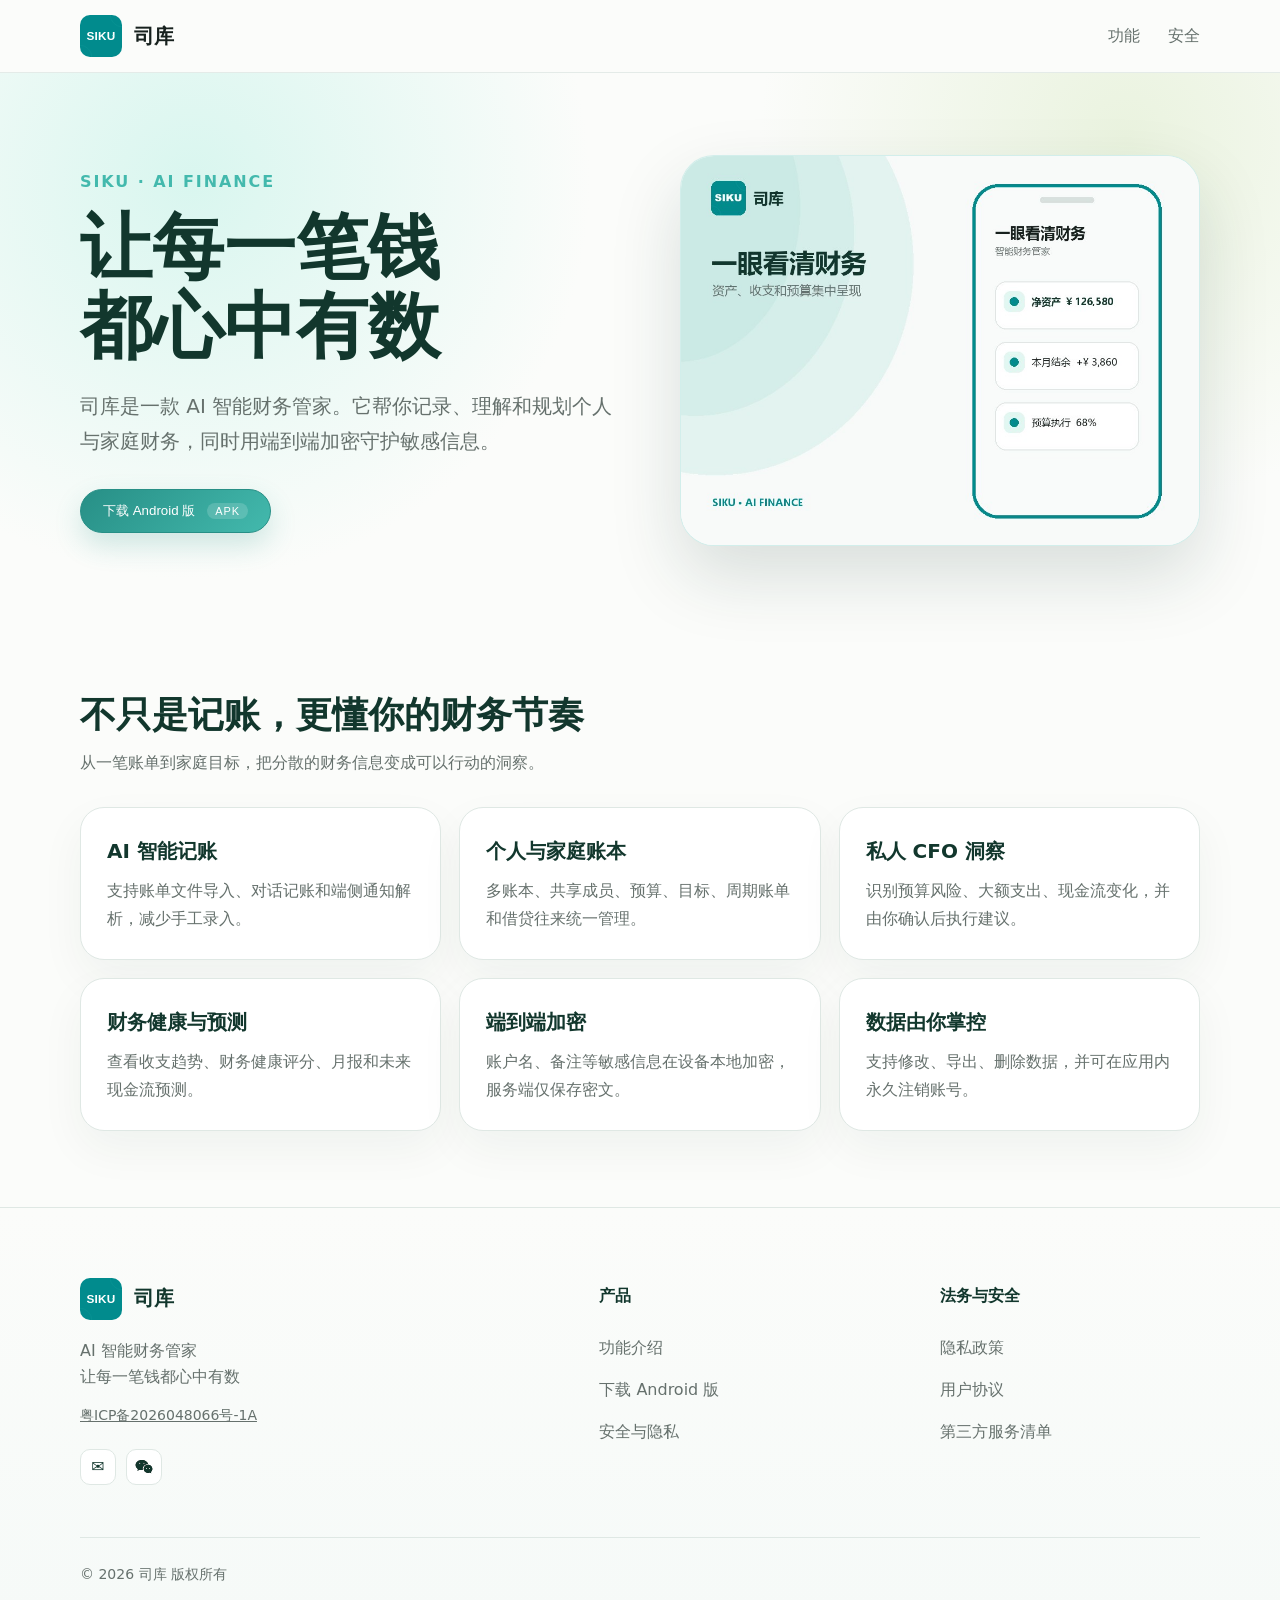
<file: index.html>
<!doctype html>
<html lang="zh-CN">
<head>
  <meta charset="utf-8">
  <meta name="viewport" content="width=device-width,initial-scale=1">
  <title>司库｜AI 智能财务管家</title>
  <meta name="description" content="司库是面向个人与家庭的 AI 智能财务管家，支持智能记账、共享账本、预算、洞察与端到端加密。">
  <meta name="keywords" content="司库,AI记账,智能记账,财务管家,家庭账本,预算管理,端到端加密">
  <meta name="robots" content="index,follow,max-image-preview:large">
  <meta name="theme-color" content="#35b9aa">
  <link rel="canonical" href="https://www.equitick.top/">
  <link rel="icon" href="/assets/logo.svg">
  <link rel="manifest" href="/manifest.webmanifest">
  <meta property="og:type" content="website">
  <meta property="og:locale" content="zh_CN">
  <meta property="og:site_name" content="司库">
  <meta property="og:title" content="司库｜AI 智能财务管家">
  <meta property="og:description" content="记录、理解和规划个人与家庭财务，让每一笔钱都心中有数。">
  <meta property="og:url" content="https://www.equitick.top/">
  <meta property="og:image" content="https://www.equitick.top/assets/siku-demo-poster.jpg">
  <meta property="og:image:width" content="960">
  <meta property="og:image:height" content="720">
  <meta property="og:image:alt" content="司库 AI 智能财务管家功能预览">
  <meta name="twitter:card" content="summary_large_image">
  <meta name="twitter:title" content="司库｜AI 智能财务管家">
  <meta name="twitter:description" content="记录、理解和规划个人与家庭财务，让每一笔钱都心中有数。">
  <meta name="twitter:image" content="https://www.equitick.top/assets/siku-demo-poster.jpg">
  <link rel="stylesheet" href="/assets/styles.css?v=20260823-5">
  <script type="application/ld+json">
  {
    "@context": "https://schema.org",
    "@graph": [
      {
        "@type": "WebSite",
        "@id": "https://www.equitick.top/#website",
        "url": "https://www.equitick.top/",
        "name": "司库",
        "description": "面向个人与家庭的 AI 智能财务管家",
        "inLanguage": "zh-CN"
      },
      {
        "@type": "SoftwareApplication",
        "@id": "https://www.equitick.top/#app",
        "name": "司库",
        "alternateName": "Siku",
        "applicationCategory": "FinanceApplication",
        "operatingSystem": "Android",
        "description": "支持智能记账、共享账本、预算管理、财务洞察与端到端加密的 AI 智能财务管家。",
        "url": "https://www.equitick.top/",
        "downloadUrl": "https://finance.equitick.top/api/app/download",
        "image": "https://www.equitick.top/assets/logo.svg",
        "offers": {
          "@type": "Offer",
          "price": "0",
          "priceCurrency": "CNY"
        }
      }
    ]
  }
  </script>
</head>
<body>
<nav class="nav"><div class="wrap"><a class="brand" href="/"><img src="/assets/logo.svg" alt="司库 Logo">司库</a><div class="links"><a href="#features">功能</a><a href="/privacy/">安全</a></div></div></nav>
<main>
  <section class="hero"><div class="wrap hero-grid">
    <div><div class="eyebrow">SIKU · AI FINANCE</div><h1>让每一笔钱<br>都心中有数</h1><p>司库是一款 AI 智能财务管家。它帮你记录、理解和规划个人与家庭财务，同时用端到端加密守护敏感信息。</p><div class="actions"><button class="button primary download-open" type="button"><span>下载 Android 版</span><small>APK</small></button></div></div>
    <div class="hero-media"><video autoplay muted loop playsinline webkit-playsinline preload="auto" poster="/assets/siku-demo-poster.jpg?v=20260823-2" aria-label="司库功能演示"><source src="/assets/siku-demo.mp4?v=20260823-2" type="video/mp4"></video></div>
  </div></section>
  <section class="section" id="features"><div class="wrap"><h2>不只是记账，更懂你的财务节奏</h2><p class="lead">从一笔账单到家庭目标，把分散的财务信息变成可以行动的洞察。</p><div class="cards"><article class="card"><b>AI 智能记账</b><p>支持账单文件导入、对话记账和端侧通知解析，减少手工录入。</p></article><article class="card"><b>个人与家庭账本</b><p>多账本、共享成员、预算、目标、周期账单和借贷往来统一管理。</p></article><article class="card"><b>私人 CFO 洞察</b><p>识别预算风险、大额支出、现金流变化，并由你确认后执行建议。</p></article><article class="card"><b>财务健康与预测</b><p>查看收支趋势、财务健康评分、月报和未来现金流预测。</p></article><article class="card"><b>端到端加密</b><p>账户名、备注等敏感信息在设备本地加密，服务端仅保存密文。</p></article><article class="card"><b>数据由你掌控</b><p>支持修改、导出、删除数据，并可在应用内永久注销账号。</p></article></div></div></section>
</main>
<footer class="site-footer"><div class="wrap"><div class="footer-columns"><section class="footer-identity"><a class="brand" href="/"><img src="/assets/logo.svg" alt="司库 Logo">司库</a><p>AI 智能财务管家<br>让每一笔钱都心中有数</p><a class="record-link" href="https://beian.miit.gov.cn/" rel="noopener">粤ICP备2026048066号-1A</a><div class="contact-links"><a class="contact-icon" href="mailto:120237541@qq.com" aria-label="发送邮件" title="邮箱">✉</a><div class="wechat-contact"><button class="contact-icon wechat-toggle" type="button" aria-label="微信" aria-expanded="false">◉</button><div class="wechat-popover" role="dialog" aria-label="司库微信二维码"><img src="/assets/wechat-qr.png" alt="司库微信二维码"><span>扫码添加微信</span></div></div></div></section><section class="footer-column"><h3>产品</h3><a href="/#features">功能介绍</a><a href="https://finance.equitick.top/api/app/download">下载 Android 版</a><a href="/privacy/">安全与隐私</a></section><section class="footer-column"><h3>法务与安全</h3><a href="/privacy/">隐私政策</a><a href="/terms/">用户协议</a><a href="/sdk/">第三方服务清单</a></section></div><div class="footer-bottom">© 2026 司库 版权所有</div></div></footer>
<div class="modal" id="download-modal" aria-hidden="true"><div class="modal-backdrop" data-close></div><section class="download-dialog" role="dialog" aria-modal="true" aria-labelledby="download-title"><button class="modal-close" type="button" data-close aria-label="关闭">×</button><img class="dialog-logo" src="/assets/logo.svg" alt="司库 Logo"><h2 id="download-title">下载司库 Android 版</h2><p>手机扫描二维码，或点击下方按钮直接下载最新版 APK。</p><img class="download-qr" src="/assets/download-qr.png" alt="司库 APK 下载二维码"><a class="button primary direct-download" href="https://finance.equitick.top/api/app/download">直接下载 APK</a><small>安装时如系统提示“未知来源”，请根据手机指引授权浏览器安装。</small></section></div>
<script src="/assets/site.js?v=20260823-4" defer></script>
</body>
</html>
</file>
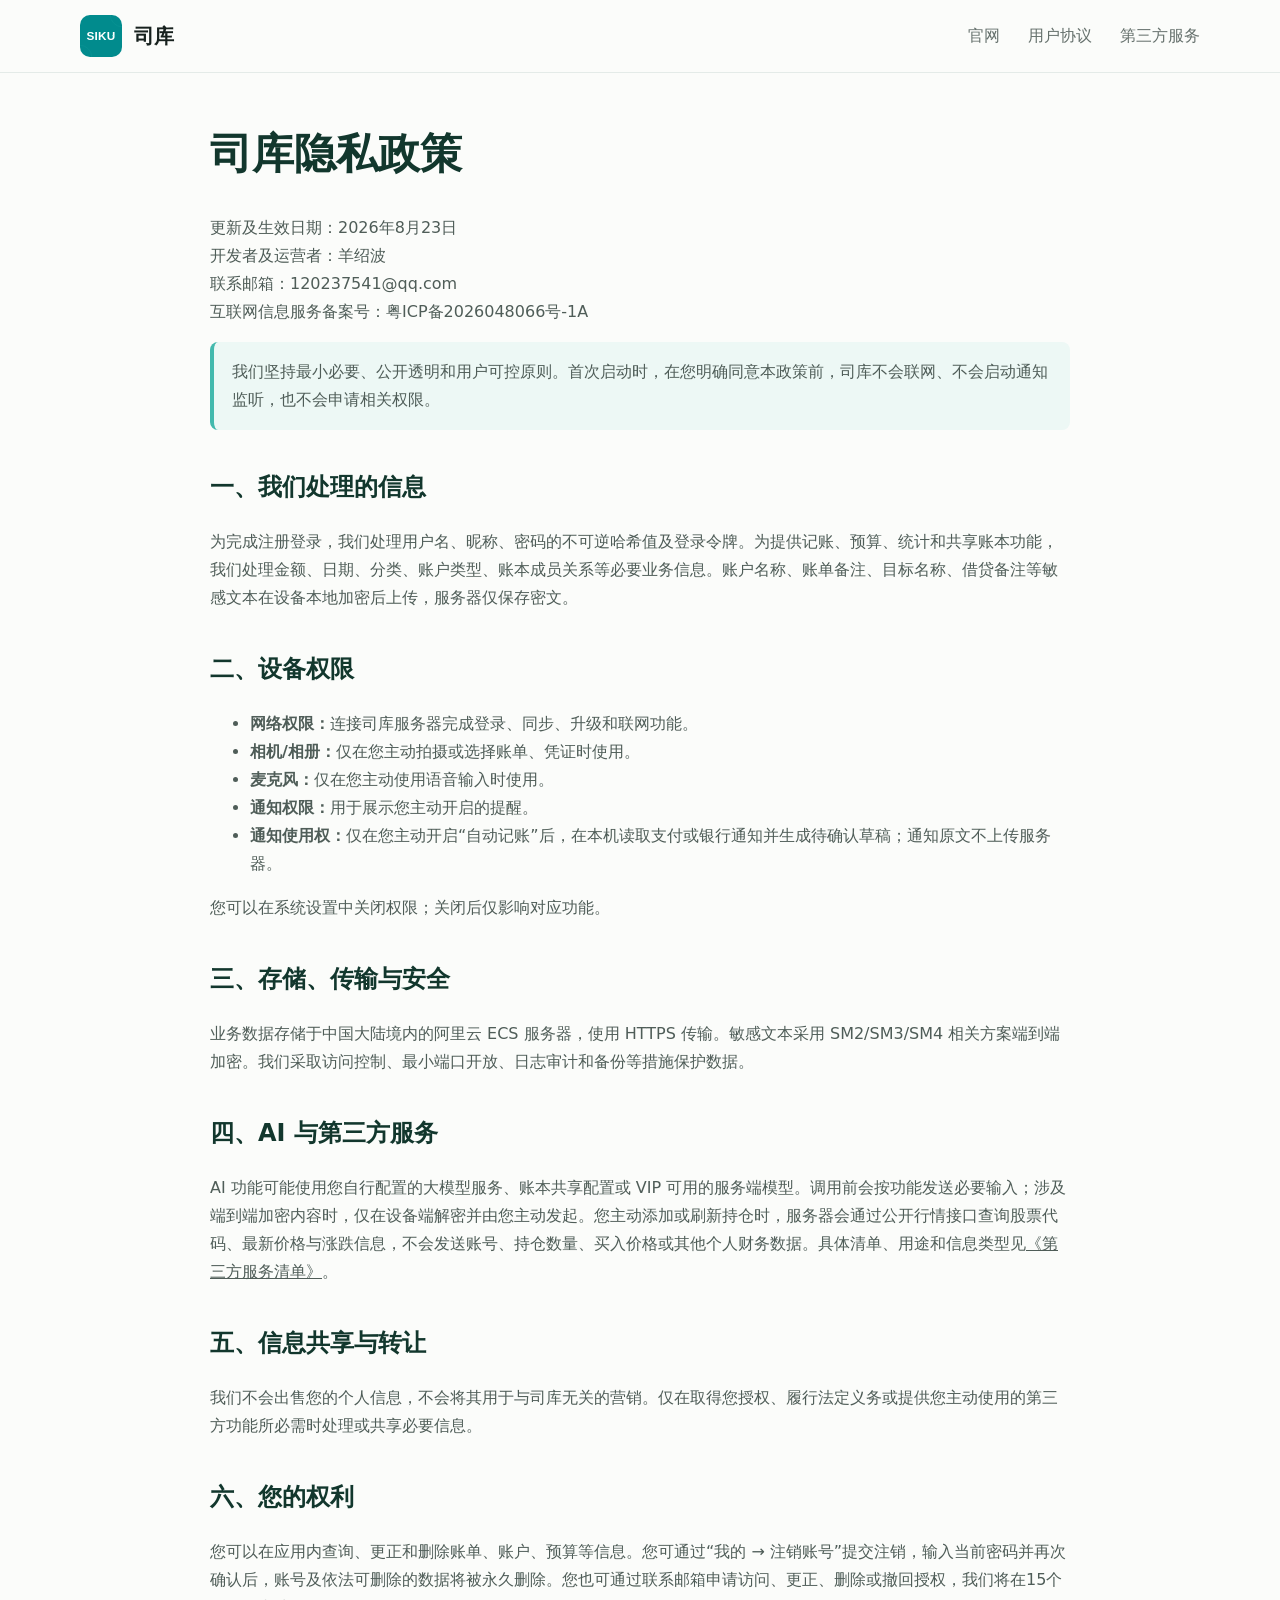
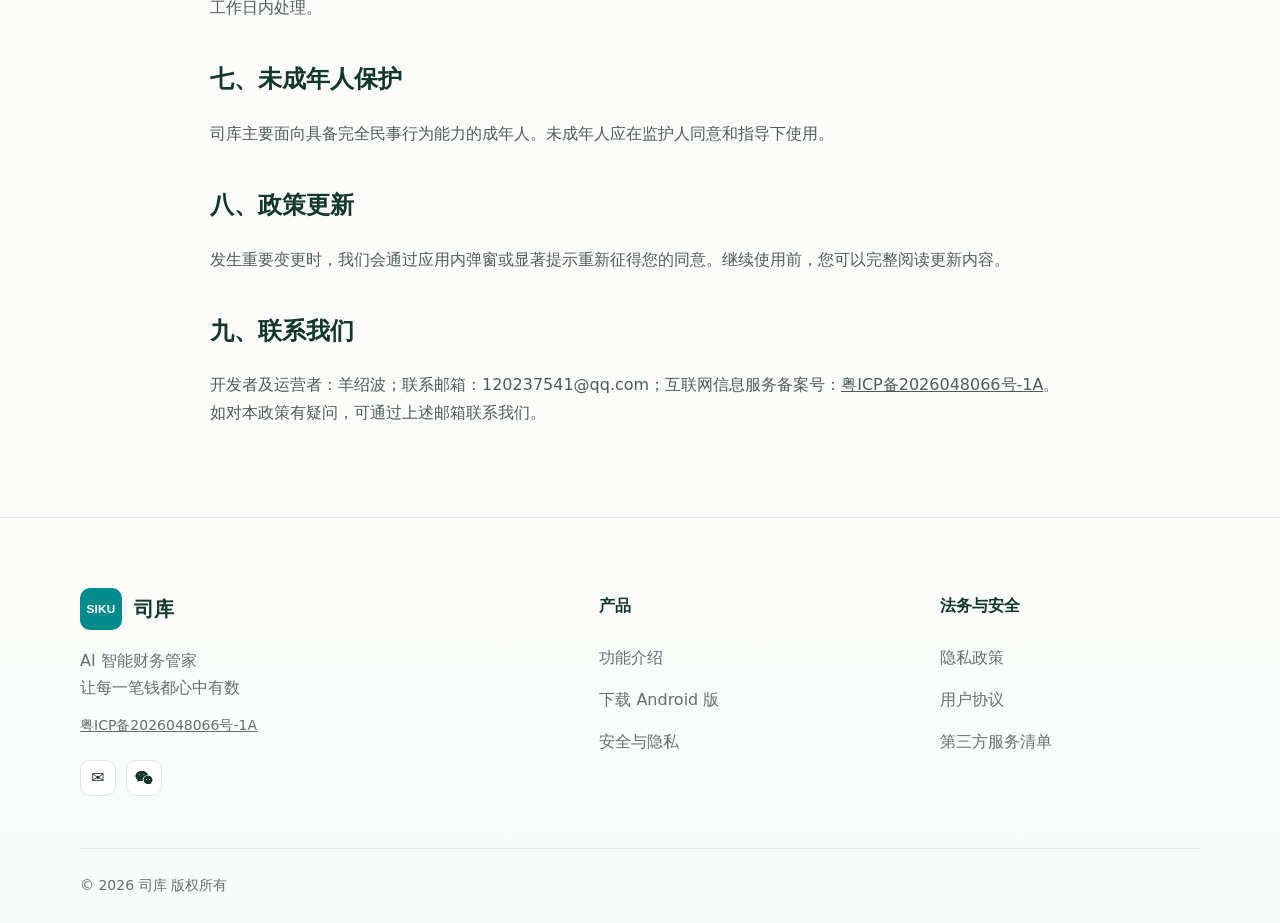
<file: privacy/index.html>
<!doctype html><html lang="zh-CN"><head><meta charset="utf-8"><meta name="viewport" content="width=device-width,initial-scale=1"><title>司库隐私政策｜个人信息保护说明</title><meta name="description" content="了解司库如何处理和保护个人信息、使用设备权限、提供AI功能，以及用户如何管理和删除数据。"><meta name="robots" content="index,follow"><meta name="theme-color" content="#35b9aa"><link rel="canonical" href="https://www.equitick.top/privacy/"><link rel="icon" href="/assets/logo.svg"><meta property="og:type" content="article"><meta property="og:site_name" content="司库"><meta property="og:title" content="司库隐私政策"><meta property="og:description" content="司库个人信息处理与隐私保护说明。"><meta property="og:url" content="https://www.equitick.top/privacy/"><meta property="og:image" content="https://www.equitick.top/assets/siku-demo-poster.jpg"><link rel="stylesheet" href="/assets/styles.css?v=20260823-4"></head><body><nav class="nav"><div class="wrap"><a class="brand" href="/"><img src="/assets/logo.svg" alt="">司库</a><div class="links"><a href="/">官网</a><a href="/terms/">用户协议</a><a href="/sdk/">第三方服务</a></div></div></nav><article class="doc"><h1>司库隐私政策</h1><p class="meta">更新及生效日期：2026年8月23日<br>开发者及运营者：羊绍波<br>联系邮箱：120237541@qq.com<br>互联网信息服务备案号：粤ICP备2026048066号-1A</p><p class="notice">我们坚持最小必要、公开透明和用户可控原则。首次启动时，在您明确同意本政策前，司库不会联网、不会启动通知监听，也不会申请相关权限。</p>
<h2>一、我们处理的信息</h2><p>为完成注册登录，我们处理用户名、昵称、密码的不可逆哈希值及登录令牌。为提供记账、预算、统计和共享账本功能，我们处理金额、日期、分类、账户类型、账本成员关系等必要业务信息。账户名称、账单备注、目标名称、借贷备注等敏感文本在设备本地加密后上传，服务器仅保存密文。</p>
<h2>二、设备权限</h2><ul><li><b>网络权限：</b>连接司库服务器完成登录、同步、升级和联网功能。</li><li><b>相机/相册：</b>仅在您主动拍摄或选择账单、凭证时使用。</li><li><b>麦克风：</b>仅在您主动使用语音输入时使用。</li><li><b>通知权限：</b>用于展示您主动开启的提醒。</li><li><b>通知使用权：</b>仅在您主动开启“自动记账”后，在本机读取支付或银行通知并生成待确认草稿；通知原文不上传服务器。</li></ul><p>您可以在系统设置中关闭权限；关闭后仅影响对应功能。</p>
<h2>三、存储、传输与安全</h2><p>业务数据存储于中国大陆境内的阿里云 ECS 服务器，使用 HTTPS 传输。敏感文本采用 SM2/SM3/SM4 相关方案端到端加密。我们采取访问控制、最小端口开放、日志审计和备份等措施保护数据。</p>
<h2>四、AI 与第三方服务</h2><p>AI 功能可能使用您自行配置的大模型服务、账本共享配置或 VIP 可用的服务端模型。调用前会按功能发送必要输入；涉及端到端加密内容时，仅在设备端解密并由您主动发起。您主动添加或刷新持仓时，服务器会通过公开行情接口查询股票代码、最新价格与涨跌信息，不会发送账号、持仓数量、买入价格或其他个人财务数据。具体清单、用途和信息类型见<a href="/sdk/">《第三方服务清单》</a>。</p>
<h2>五、信息共享与转让</h2><p>我们不会出售您的个人信息，不会将其用于与司库无关的营销。仅在取得您授权、履行法定义务或提供您主动使用的第三方功能所必需时处理或共享必要信息。</p>
<h2>六、您的权利</h2><p>您可以在应用内查询、更正和删除账单、账户、预算等信息。您可通过“我的 → 注销账号”提交注销，输入当前密码并再次确认后，账号及依法可删除的数据将被永久删除。您也可通过联系邮箱申请访问、更正、删除或撤回授权，我们将在15个工作日内处理。</p>
<h2>七、未成年人保护</h2><p>司库主要面向具备完全民事行为能力的成年人。未成年人应在监护人同意和指导下使用。</p>
<h2>八、政策更新</h2><p>发生重要变更时，我们会通过应用内弹窗或显著提示重新征得您的同意。继续使用前，您可以完整阅读更新内容。</p>
<h2>九、联系我们</h2><p>开发者及运营者：羊绍波；联系邮箱：120237541@qq.com；互联网信息服务备案号：<a href="https://beian.miit.gov.cn/" rel="noopener">粤ICP备2026048066号-1A</a>。如对本政策有疑问，可通过上述邮箱联系我们。</p></article><footer class="site-footer"><div class="wrap"><div class="footer-columns"><section class="footer-identity"><a class="brand" href="/"><img src="/assets/logo.svg" alt="司库 Logo">司库</a><p>AI 智能财务管家<br>让每一笔钱都心中有数</p><a class="record-link" href="https://beian.miit.gov.cn/" rel="noopener">粤ICP备2026048066号-1A</a><div class="contact-links"><a class="contact-icon" href="mailto:120237541@qq.com" aria-label="发送邮件" title="邮箱">✉</a><div class="wechat-contact"><button class="contact-icon wechat-toggle" type="button" aria-label="微信" aria-expanded="false">◉</button><div class="wechat-popover" role="dialog" aria-label="司库微信二维码"><img src="/assets/wechat-vic-qr.png" alt="司库微信二维码"><span>扫码添加微信</span></div></div></div></section><section class="footer-column"><h3>产品</h3><a href="/#features">功能介绍</a><a href="https://finance.equitick.top/api/app/download">下载 Android 版</a><a href="/privacy/">安全与隐私</a></section><section class="footer-column"><h3>法务与安全</h3><a href="/privacy/">隐私政策</a><a href="/terms/">用户协议</a><a href="/sdk/">第三方服务清单</a></section></div><div class="footer-bottom">© 2026 司库 版权所有</div></div></footer><script src="/assets/site.js?v=20260823-4" defer></script></body></html>
</file>
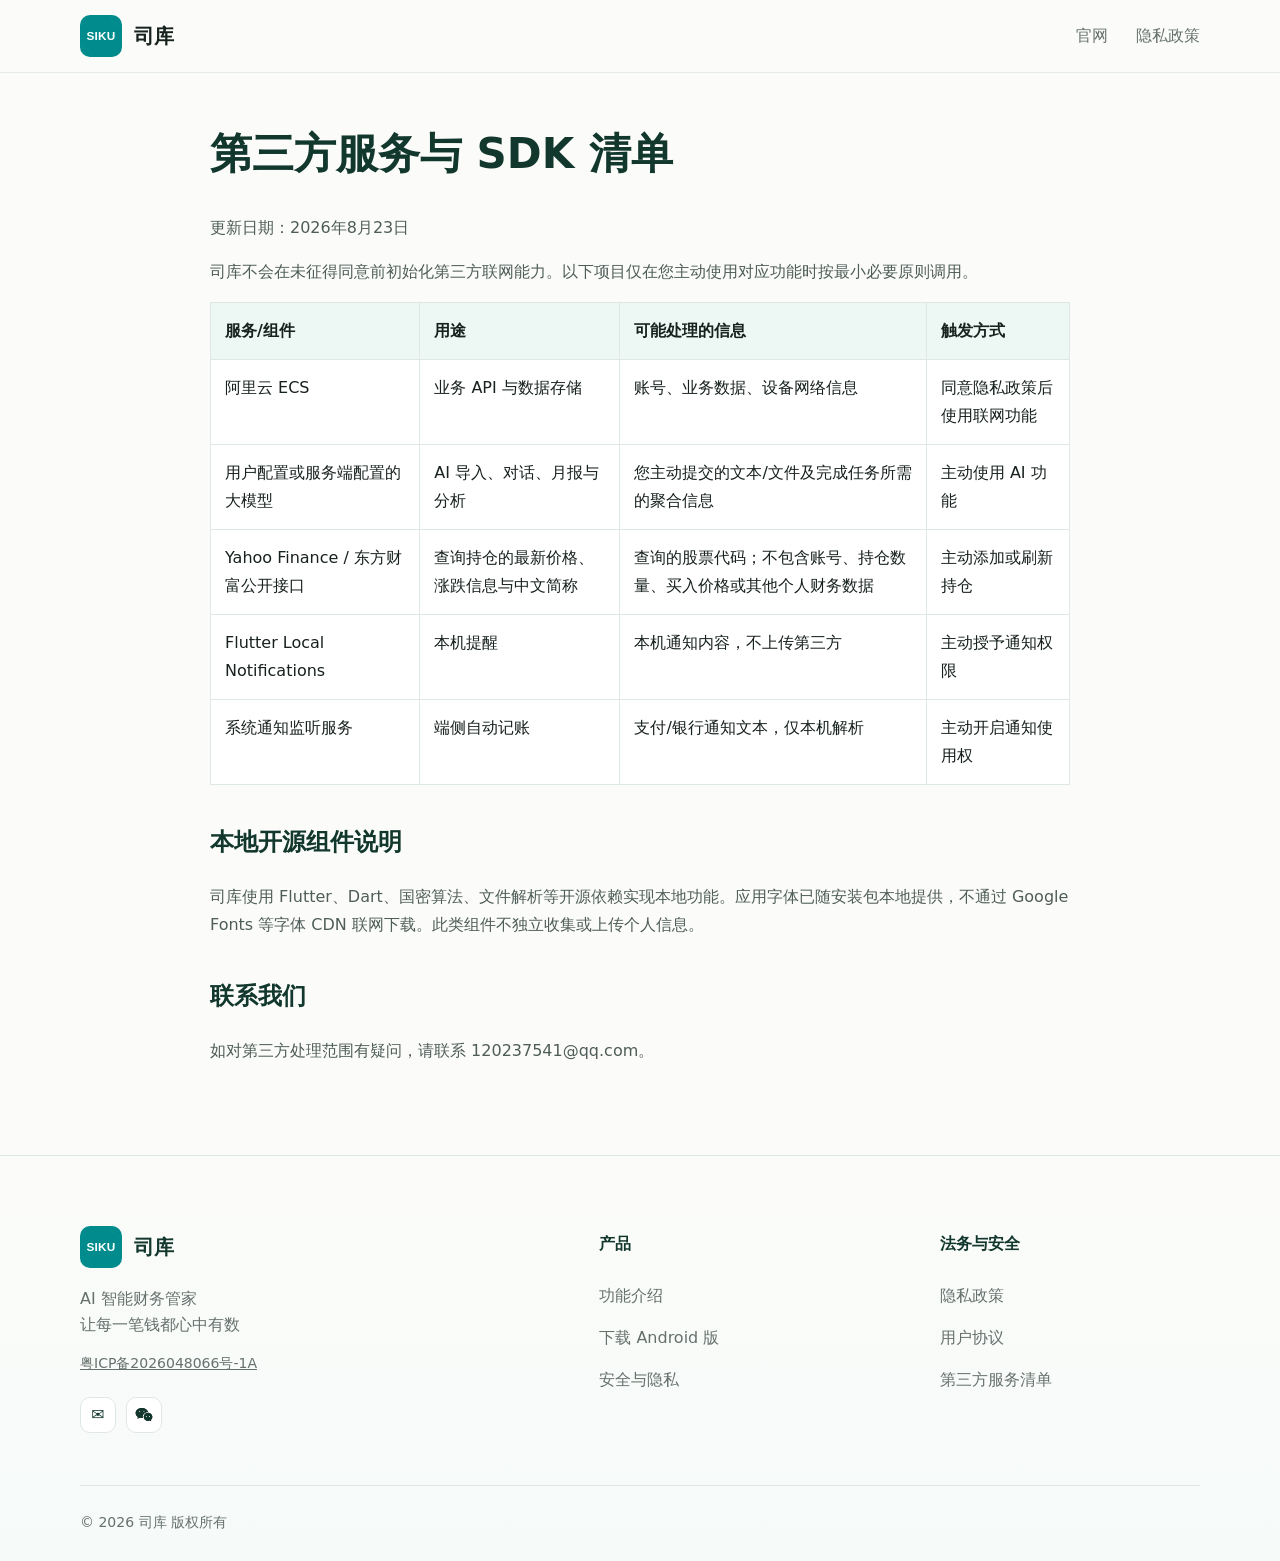
<file: sdk/index.html>
<!doctype html>
<html lang="zh-CN">
<head>
  <meta charset="utf-8">
  <meta name="viewport" content="width=device-width,initial-scale=1">
  <title>司库第三方服务与 SDK 清单</title>
  <meta name="description" content="司库使用的云服务、大模型、公开行情接口、本地通知组件和通知监听服务清单。">
  <meta name="robots" content="index,follow">
  <meta name="theme-color" content="#35b9aa">
  <link rel="canonical" href="https://www.equitick.top/sdk/">
  <link rel="icon" href="/assets/logo.svg">
  <meta property="og:type" content="article">
  <meta property="og:site_name" content="司库">
  <meta property="og:title" content="司库第三方服务与 SDK 清单">
  <meta property="og:description" content="了解司库在不同功能场景下使用的第三方服务及其信息处理范围。">
  <meta property="og:url" content="https://www.equitick.top/sdk/">
  <meta property="og:image" content="https://www.equitick.top/assets/siku-demo-poster.jpg">
  <link rel="stylesheet" href="/assets/styles.css?v=20260823-4">
</head>
<body>
  <nav class="nav"><div class="wrap"><a class="brand" href="/"><img src="/assets/logo.svg" alt="司库 Logo">司库</a><div class="links"><a href="/">官网</a><a href="/privacy/">隐私政策</a></div></div></nav>
  <article class="doc">
    <h1>第三方服务与 SDK 清单</h1>
    <p class="meta">更新日期：2026年8月23日</p>
    <p>司库不会在未征得同意前初始化第三方联网能力。以下项目仅在您主动使用对应功能时按最小必要原则调用。</p>
    <table class="table">
      <thead><tr><th>服务/组件</th><th>用途</th><th>可能处理的信息</th><th>触发方式</th></tr></thead>
      <tbody>
        <tr><td>阿里云 ECS</td><td>业务 API 与数据存储</td><td>账号、业务数据、设备网络信息</td><td>同意隐私政策后使用联网功能</td></tr>
        <tr><td>用户配置或服务端配置的大模型</td><td>AI 导入、对话、月报与分析</td><td>您主动提交的文本/文件及完成任务所需的聚合信息</td><td>主动使用 AI 功能</td></tr>
        <tr><td>Yahoo Finance / 东方财富公开接口</td><td>查询持仓的最新价格、涨跌信息与中文简称</td><td>查询的股票代码；不包含账号、持仓数量、买入价格或其他个人财务数据</td><td>主动添加或刷新持仓</td></tr>
        <tr><td>Flutter Local Notifications</td><td>本机提醒</td><td>本机通知内容，不上传第三方</td><td>主动授予通知权限</td></tr>
        <tr><td>系统通知监听服务</td><td>端侧自动记账</td><td>支付/银行通知文本，仅本机解析</td><td>主动开启通知使用权</td></tr>
      </tbody>
    </table>
    <h2>本地开源组件说明</h2>
    <p>司库使用 Flutter、Dart、国密算法、文件解析等开源依赖实现本地功能。应用字体已随安装包本地提供，不通过 Google Fonts 等字体 CDN 联网下载。此类组件不独立收集或上传个人信息。</p>
    <h2>联系我们</h2>
    <p>如对第三方处理范围有疑问，请联系 120237541@qq.com。</p>
  </article>
  <footer class="site-footer"><div class="wrap"><div class="footer-columns"><section class="footer-identity"><a class="brand" href="/"><img src="/assets/logo.svg" alt="司库 Logo">司库</a><p>AI 智能财务管家<br>让每一笔钱都心中有数</p><a class="record-link" href="https://beian.miit.gov.cn/" rel="noopener">粤ICP备2026048066号-1A</a><div class="contact-links"><a class="contact-icon" href="mailto:120237541@qq.com" aria-label="发送邮件" title="邮箱">✉</a><div class="wechat-contact"><button class="contact-icon wechat-toggle" type="button" aria-label="微信" aria-expanded="false">微信</button><div class="wechat-popover" role="dialog" aria-label="司库微信二维码"><img src="/assets/wechat-vic-qr.png" alt="司库微信二维码"><span>扫码添加微信</span></div></div></div></section><section class="footer-column"><h3>产品</h3><a href="/#features">功能介绍</a><a href="https://finance.equitick.top/api/app/download">下载 Android 版</a><a href="/privacy/">安全与隐私</a></section><section class="footer-column"><h3>法务与安全</h3><a href="/privacy/">隐私政策</a><a href="/terms/">用户协议</a><a href="/sdk/">第三方服务清单</a></section></div><div class="footer-bottom">© 2026 司库 版权所有</div></div></footer>
  <script src="/assets/site.js?v=20260823-4" defer></script>
</body>
</html>
</file>
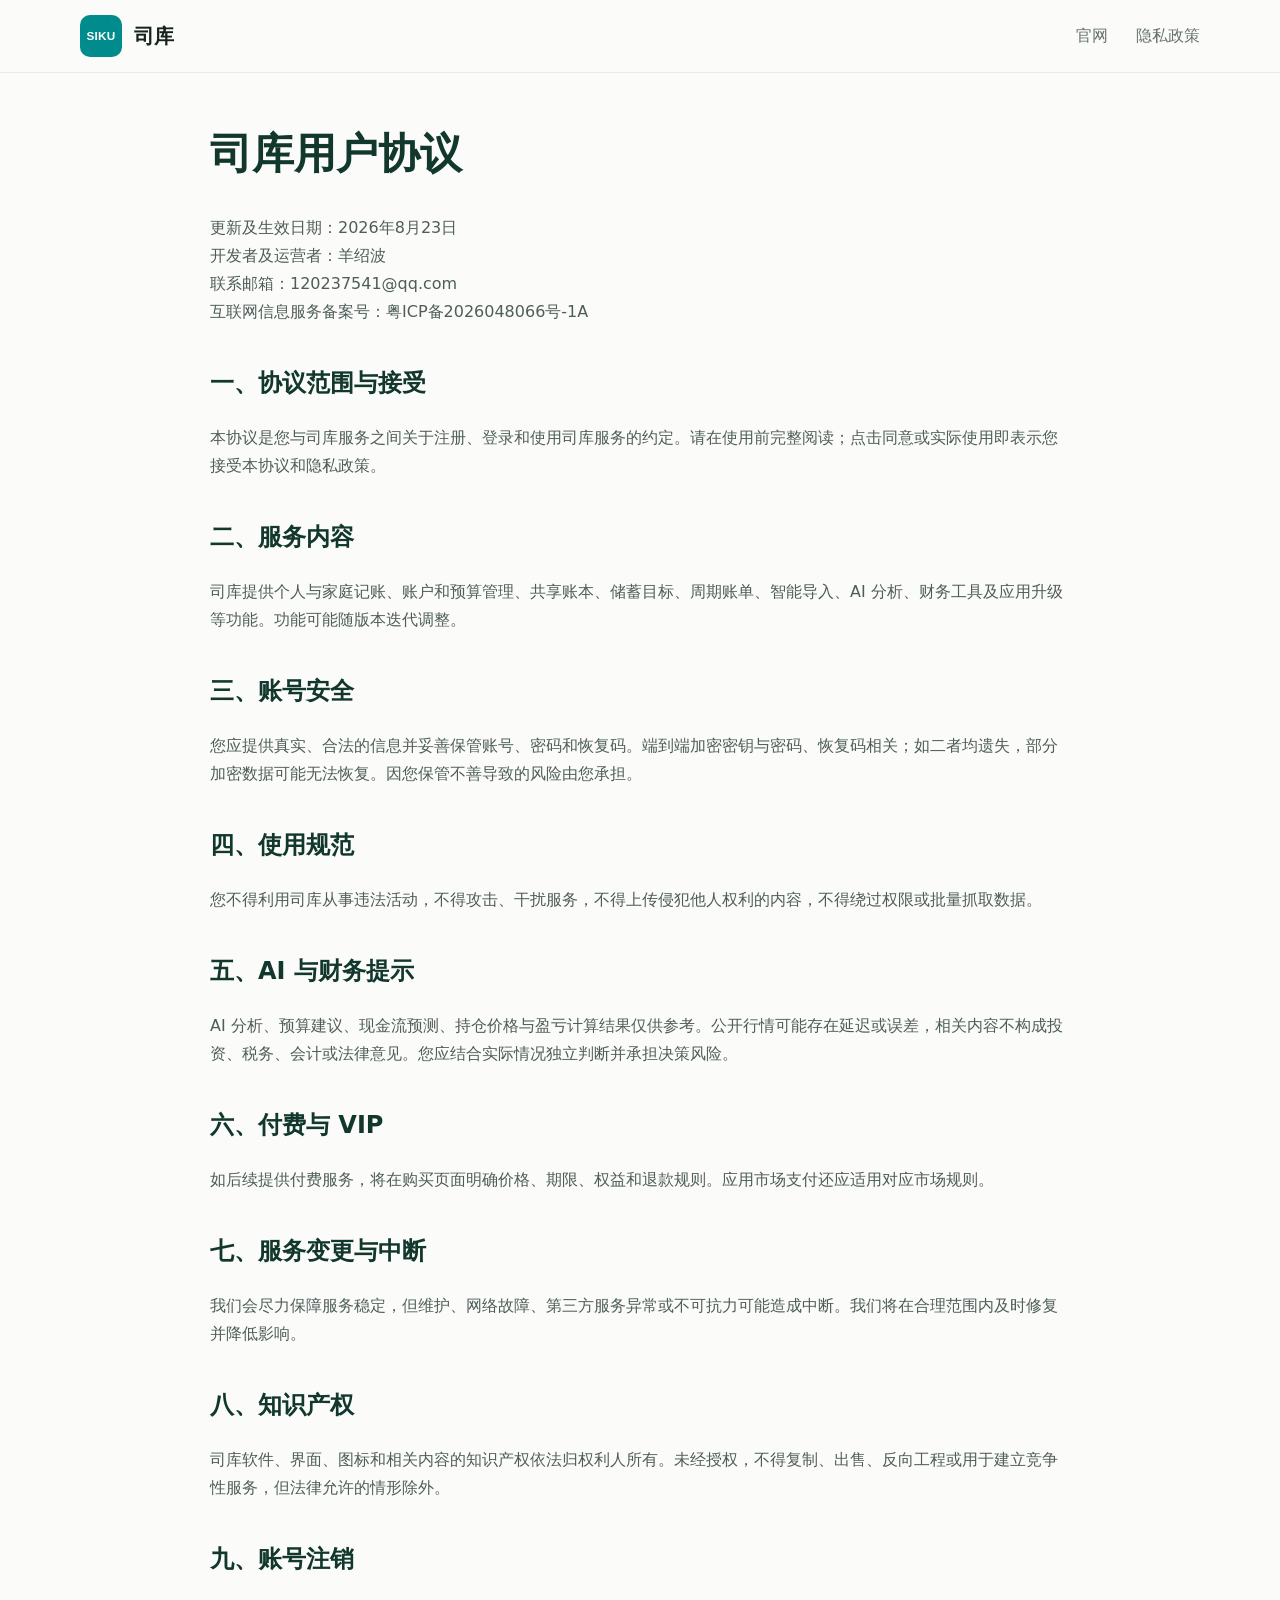
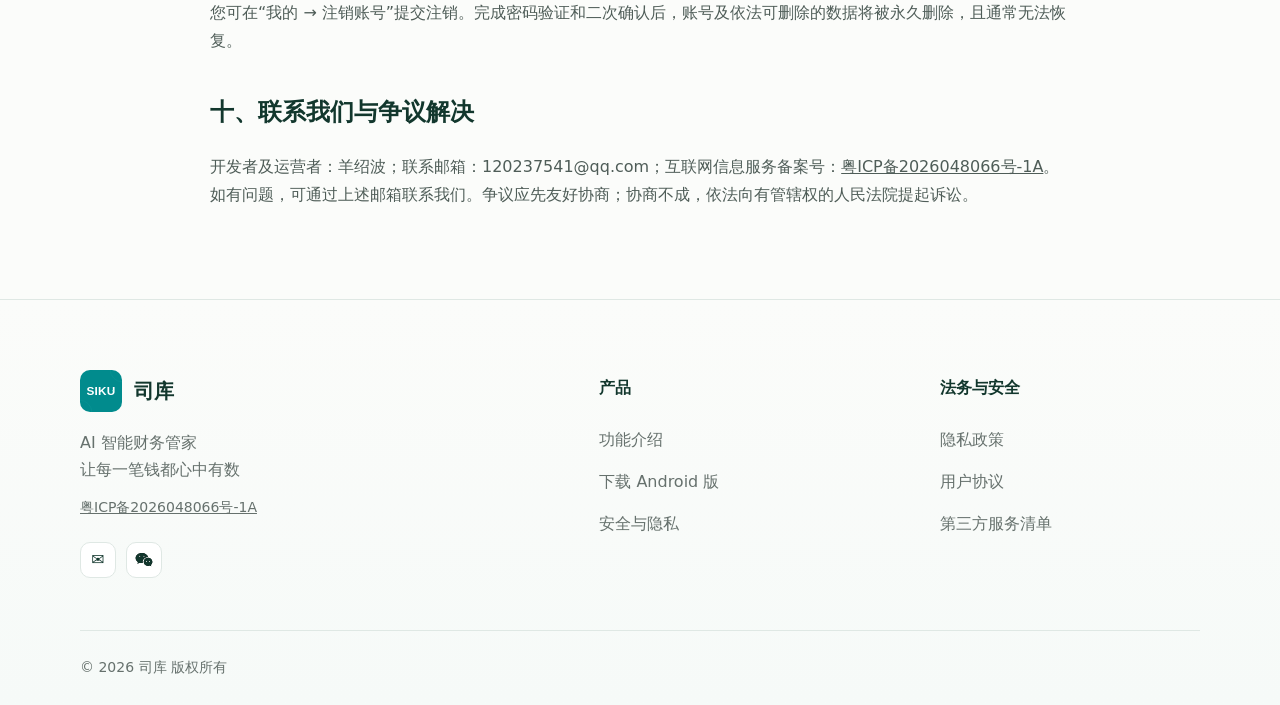
<file: terms/index.html>
<!doctype html><html lang="zh-CN"><head><meta charset="utf-8"><meta name="viewport" content="width=device-width,initial-scale=1"><title>司库用户协议｜服务使用规则</title><meta name="description" content="司库用户协议，说明账号安全、服务内容、AI与财务提示、知识产权、账号注销和争议解决规则。"><meta name="robots" content="index,follow"><meta name="theme-color" content="#35b9aa"><link rel="canonical" href="https://www.equitick.top/terms/"><link rel="icon" href="/assets/logo.svg"><meta property="og:type" content="article"><meta property="og:site_name" content="司库"><meta property="og:title" content="司库用户协议"><meta property="og:description" content="使用司库服务前需要了解的规则与权利义务。"><meta property="og:url" content="https://www.equitick.top/terms/"><meta property="og:image" content="https://www.equitick.top/assets/siku-demo-poster.jpg"><link rel="stylesheet" href="/assets/styles.css?v=20260823-4"></head><body><nav class="nav"><div class="wrap"><a class="brand" href="/"><img src="/assets/logo.svg" alt="">司库</a><div class="links"><a href="/">官网</a><a href="/privacy/">隐私政策</a></div></div></nav><article class="doc"><h1>司库用户协议</h1><p class="meta">更新及生效日期：2026年8月23日<br>开发者及运营者：羊绍波<br>联系邮箱：120237541@qq.com<br>互联网信息服务备案号：粤ICP备2026048066号-1A</p>
<h2>一、协议范围与接受</h2><p>本协议是您与司库服务之间关于注册、登录和使用司库服务的约定。请在使用前完整阅读；点击同意或实际使用即表示您接受本协议和隐私政策。</p>
<h2>二、服务内容</h2><p>司库提供个人与家庭记账、账户和预算管理、共享账本、储蓄目标、周期账单、智能导入、AI 分析、财务工具及应用升级等功能。功能可能随版本迭代调整。</p>
<h2>三、账号安全</h2><p>您应提供真实、合法的信息并妥善保管账号、密码和恢复码。端到端加密密钥与密码、恢复码相关；如二者均遗失，部分加密数据可能无法恢复。因您保管不善导致的风险由您承担。</p>
<h2>四、使用规范</h2><p>您不得利用司库从事违法活动，不得攻击、干扰服务，不得上传侵犯他人权利的内容，不得绕过权限或批量抓取数据。</p>
<h2>五、AI 与财务提示</h2><p>AI 分析、预算建议、现金流预测、持仓价格与盈亏计算结果仅供参考。公开行情可能存在延迟或误差，相关内容不构成投资、税务、会计或法律意见。您应结合实际情况独立判断并承担决策风险。</p>
<h2>六、付费与 VIP</h2><p>如后续提供付费服务，将在购买页面明确价格、期限、权益和退款规则。应用市场支付还应适用对应市场规则。</p>
<h2>七、服务变更与中断</h2><p>我们会尽力保障服务稳定，但维护、网络故障、第三方服务异常或不可抗力可能造成中断。我们将在合理范围内及时修复并降低影响。</p>
<h2>八、知识产权</h2><p>司库软件、界面、图标和相关内容的知识产权依法归权利人所有。未经授权，不得复制、出售、反向工程或用于建立竞争性服务，但法律允许的情形除外。</p>
<h2>九、账号注销</h2><p>您可在“我的 → 注销账号”提交注销。完成密码验证和二次确认后，账号及依法可删除的数据将被永久删除，且通常无法恢复。</p>
<h2>十、联系我们与争议解决</h2><p>开发者及运营者：羊绍波；联系邮箱：120237541@qq.com；互联网信息服务备案号：<a href="https://beian.miit.gov.cn/" rel="noopener">粤ICP备2026048066号-1A</a>。如有问题，可通过上述邮箱联系我们。争议应先友好协商；协商不成，依法向有管辖权的人民法院提起诉讼。</p></article><footer class="site-footer"><div class="wrap"><div class="footer-columns"><section class="footer-identity"><a class="brand" href="/"><img src="/assets/logo.svg" alt="司库 Logo">司库</a><p>AI 智能财务管家<br>让每一笔钱都心中有数</p><a class="record-link" href="https://beian.miit.gov.cn/" rel="noopener">粤ICP备2026048066号-1A</a><div class="contact-links"><a class="contact-icon" href="mailto:120237541@qq.com" aria-label="发送邮件" title="邮箱">✉</a><div class="wechat-contact"><button class="contact-icon wechat-toggle" type="button" aria-label="微信" aria-expanded="false">◉</button><div class="wechat-popover" role="dialog" aria-label="司库微信二维码"><img src="/assets/wechat-vic-qr.png" alt="司库微信二维码"><span>扫码添加微信</span></div></div></div></section><section class="footer-column"><h3>产品</h3><a href="/#features">功能介绍</a><a href="https://finance.equitick.top/api/app/download">下载 Android 版</a><a href="/privacy/">安全与隐私</a></section><section class="footer-column"><h3>法务与安全</h3><a href="/privacy/">隐私政策</a><a href="/terms/">用户协议</a><a href="/sdk/">第三方服务清单</a></section></div><div class="footer-bottom">© 2026 司库 版权所有</div></div></footer><script src="/assets/site.js?v=20260823-4" defer></script></body></html>
</file>
<file: assets/styles.css>
:root{--green:#43b9ad;--green-deep:#278f86;--deep:#12372d;--ink:#17211e;--muted:#66716d;--line:#dfe8e4;--paper:#fbfcfa;--soft:#edf8f5}
*{box-sizing:border-box}html{scroll-behavior:smooth}body{margin:0;color:var(--ink);background:var(--paper);font:16px/1.75 system-ui,-apple-system,"Segoe UI","PingFang SC","Microsoft YaHei",sans-serif}body.modal-open{overflow:hidden}a{color:inherit}.wrap{width:min(1120px,calc(100% - 40px));margin:auto}
.nav{position:sticky;top:0;z-index:10;background:rgba(251,252,250,.9);backdrop-filter:blur(18px);border-bottom:1px solid rgba(223,232,228,.8)}.nav .wrap{height:72px;display:flex;align-items:center;justify-content:space-between}.brand{display:flex;align-items:center;gap:12px;text-decoration:none;font-weight:800;font-size:20px}.brand img{width:42px;height:42px;border-radius:10px}.links{display:flex;gap:28px}.links a{text-decoration:none;color:var(--muted)}.links a:hover{color:var(--deep)}
.hero{padding:82px 0 70px;background:radial-gradient(circle at 15% 20%,#d9f6ef 0,transparent 34%),radial-gradient(circle at 88% 12%,#eaf3df 0,transparent 30%)}.hero-grid{display:grid;grid-template-columns:1.02fr .98fr;gap:58px;align-items:center}.eyebrow{color:var(--green);font-weight:800;letter-spacing:.12em}.hero h1{font-size:clamp(42px,6.2vw,72px);line-height:1.1;margin:12px 0 22px;color:var(--deep)}.hero p{font-size:20px;color:var(--muted);max-width:630px}.hero-media{position:relative;border:1px solid rgba(67,185,173,.24);border-radius:34px;overflow:hidden;background:#fff;box-shadow:0 30px 70px rgba(18,55,45,.15)}.hero-media video{display:block;width:100%;aspect-ratio:4/3;object-fit:cover}
.actions{display:flex;gap:14px;margin-top:30px}.button{display:inline-flex;align-items:center;justify-content:center;gap:12px;padding:12px 22px;border-radius:999px;text-decoration:none;font:700 16px/1.5 inherit;border:1px solid var(--deep);cursor:pointer;transition:.18s ease}.button.primary{background:linear-gradient(135deg,var(--green-deep),var(--green));border-color:var(--green-deep);color:#fff;box-shadow:0 12px 28px rgba(39,143,134,.2)}.button.primary:hover{filter:brightness(.95);transform:translateY(-1px)}.button small{padding:2px 8px;border-radius:999px;background:rgba(255,255,255,.16);font-size:11px;letter-spacing:.08em}.button.light{color:#fff;border-color:#fff}
.section{padding:76px 0}.section h2{font-size:36px;line-height:1.25;color:var(--deep);margin:0 0 12px}.lead{color:var(--muted);margin:0 0 30px}.cards{display:grid;grid-template-columns:repeat(3,1fr);gap:18px}.card{background:#fff;border:1px solid var(--line);border-radius:24px;padding:26px;box-shadow:0 18px 45px rgba(18,55,45,.05)}.card b{display:block;font-size:20px;color:var(--deep);margin-bottom:8px}.card p{color:var(--muted);margin:0}
.doc{width:min(860px,calc(100% - 40px));margin:56px auto 90px}.doc h1{font-size:42px;color:var(--deep);line-height:1.2}.doc h2{font-size:24px;color:var(--deep);margin-top:36px}.meta,.doc p,.doc li{color:#4f5d58}.notice{background:var(--soft);border-left:4px solid var(--green);padding:16px 18px;border-radius:8px}.table{width:100%;border-collapse:collapse;background:#fff}.table th,.table td{text-align:left;vertical-align:top;border:1px solid var(--line);padding:14px}.table th{background:var(--soft)}
.site-footer{border-top:1px solid var(--line);padding:70px 0 26px;background:linear-gradient(180deg,#fbfcfa,#f6faf8);color:var(--muted)}.footer-columns{display:grid;grid-template-columns:1.35fr .8fr .8fr;gap:80px;padding-bottom:52px}.footer-identity .brand{width:max-content;color:var(--deep);margin-bottom:18px}.footer-identity p{margin:0 0 12px;line-height:1.65}.record-link{display:block;width:max-content;color:var(--muted);font-size:14px;margin-bottom:22px}.record-link:hover{color:var(--green-deep)}.footer-column{display:flex;flex-direction:column;align-items:flex-start;gap:14px}.footer-column h3{margin:4px 0 10px;color:var(--deep);font-size:16px}.footer-column a{color:var(--muted);text-decoration:none}.footer-column a:hover{color:var(--green-deep)}.footer-bottom{padding-top:24px;border-top:1px solid var(--line);font-size:14px}.contact-links{display:flex;align-items:center;gap:10px}.contact-icon{display:grid;place-items:center;width:36px;height:36px;padding:0;border:1px solid var(--line);border-radius:10px;background:#fff;color:var(--deep);text-decoration:none;font:700 15px/1 inherit;cursor:pointer}.contact-icon:hover,.contact-icon:focus-visible{border-color:var(--green);background:var(--soft)}.wechat-toggle{font-size:0;background-image:url('/assets/wechat.svg');background-position:center;background-repeat:no-repeat;background-size:20px}.wechat-contact{position:relative}.wechat-popover{position:absolute;left:50%;bottom:calc(100% + 12px);z-index:20;width:190px;padding:12px;border:1px solid var(--line);border-radius:20px;background:#fff;text-align:center;box-shadow:0 22px 55px rgba(18,55,45,.18);opacity:0;visibility:hidden;transform:translate(-50%,8px);transition:.18s ease}.wechat-popover::after{content:"";position:absolute;left:50%;bottom:-7px;width:14px;height:14px;background:#fff;border-right:1px solid var(--line);border-bottom:1px solid var(--line);transform:translateX(-50%) rotate(45deg)}.wechat-popover img{display:block;width:164px;height:164px;border-radius:12px}.wechat-popover span{display:block;margin-top:7px;color:var(--muted);font-size:13px}.wechat-contact:hover .wechat-popover,.wechat-contact:focus-within .wechat-popover,.wechat-contact.open .wechat-popover{opacity:1;visibility:visible;transform:translate(-50%,0)}
.modal{position:fixed;inset:0;z-index:100;display:grid;place-items:center;opacity:0;visibility:hidden;transition:.2s ease}.modal.open{opacity:1;visibility:visible}.modal-backdrop{position:absolute;inset:0;background:rgba(11,30,25,.64);backdrop-filter:blur(8px)}.download-dialog{position:relative;width:min(430px,calc(100% - 28px));padding:34px 34px 30px;border-radius:30px;background:#fff;text-align:center;box-shadow:0 32px 90px rgba(0,0,0,.24);transform:translateY(18px) scale(.98);transition:.22s ease}.modal.open .download-dialog{transform:none}.modal-close{position:absolute;right:18px;top:14px;border:0;background:transparent;color:var(--muted);font-size:30px;line-height:1;cursor:pointer}.dialog-logo{width:68px;height:68px;border-radius:16px}.download-dialog h2{margin:10px 0 4px;color:var(--deep);font-size:27px}.download-dialog p{margin:0 auto 16px;color:var(--muted)}.download-qr{display:block;width:250px;height:250px;margin:0 auto 16px;border:1px solid var(--line);border-radius:22px}.direct-download{width:100%;margin-bottom:13px}.download-dialog>small{display:block;color:#89938f;line-height:1.55}.menu{display:none}
@media(max-width:760px){.wrap{width:min(100% - 28px,1120px)}.nav .wrap{height:62px}.links{display:none}.hero{padding:58px 0 48px}.hero-grid{grid-template-columns:1fr;text-align:center;gap:34px}.hero p{font-size:17px}.actions{justify-content:center;flex-wrap:wrap}.hero-media{border-radius:24px}.section{padding:54px 0}.section h2{font-size:30px}.cards{grid-template-columns:1fr}.doc{margin-top:34px}.doc h1{font-size:34px}.table{display:block;overflow-x:auto;font-size:14px}.download-dialog{padding:30px 22px 24px}.download-qr{width:220px;height:220px}.site-footer{padding-top:48px}.footer-columns{grid-template-columns:1fr;gap:36px;padding-bottom:38px}.footer-column{gap:11px}.wechat-popover{left:0;transform:translate(0,8px)}.wechat-contact:hover .wechat-popover,.wechat-contact:focus-within .wechat-popover,.wechat-contact.open .wechat-popover{transform:translate(0,0)}.wechat-popover::after{left:35px}}
@media(prefers-reduced-motion:reduce){*{scroll-behavior:auto!important;transition:none!important}}
</file>
